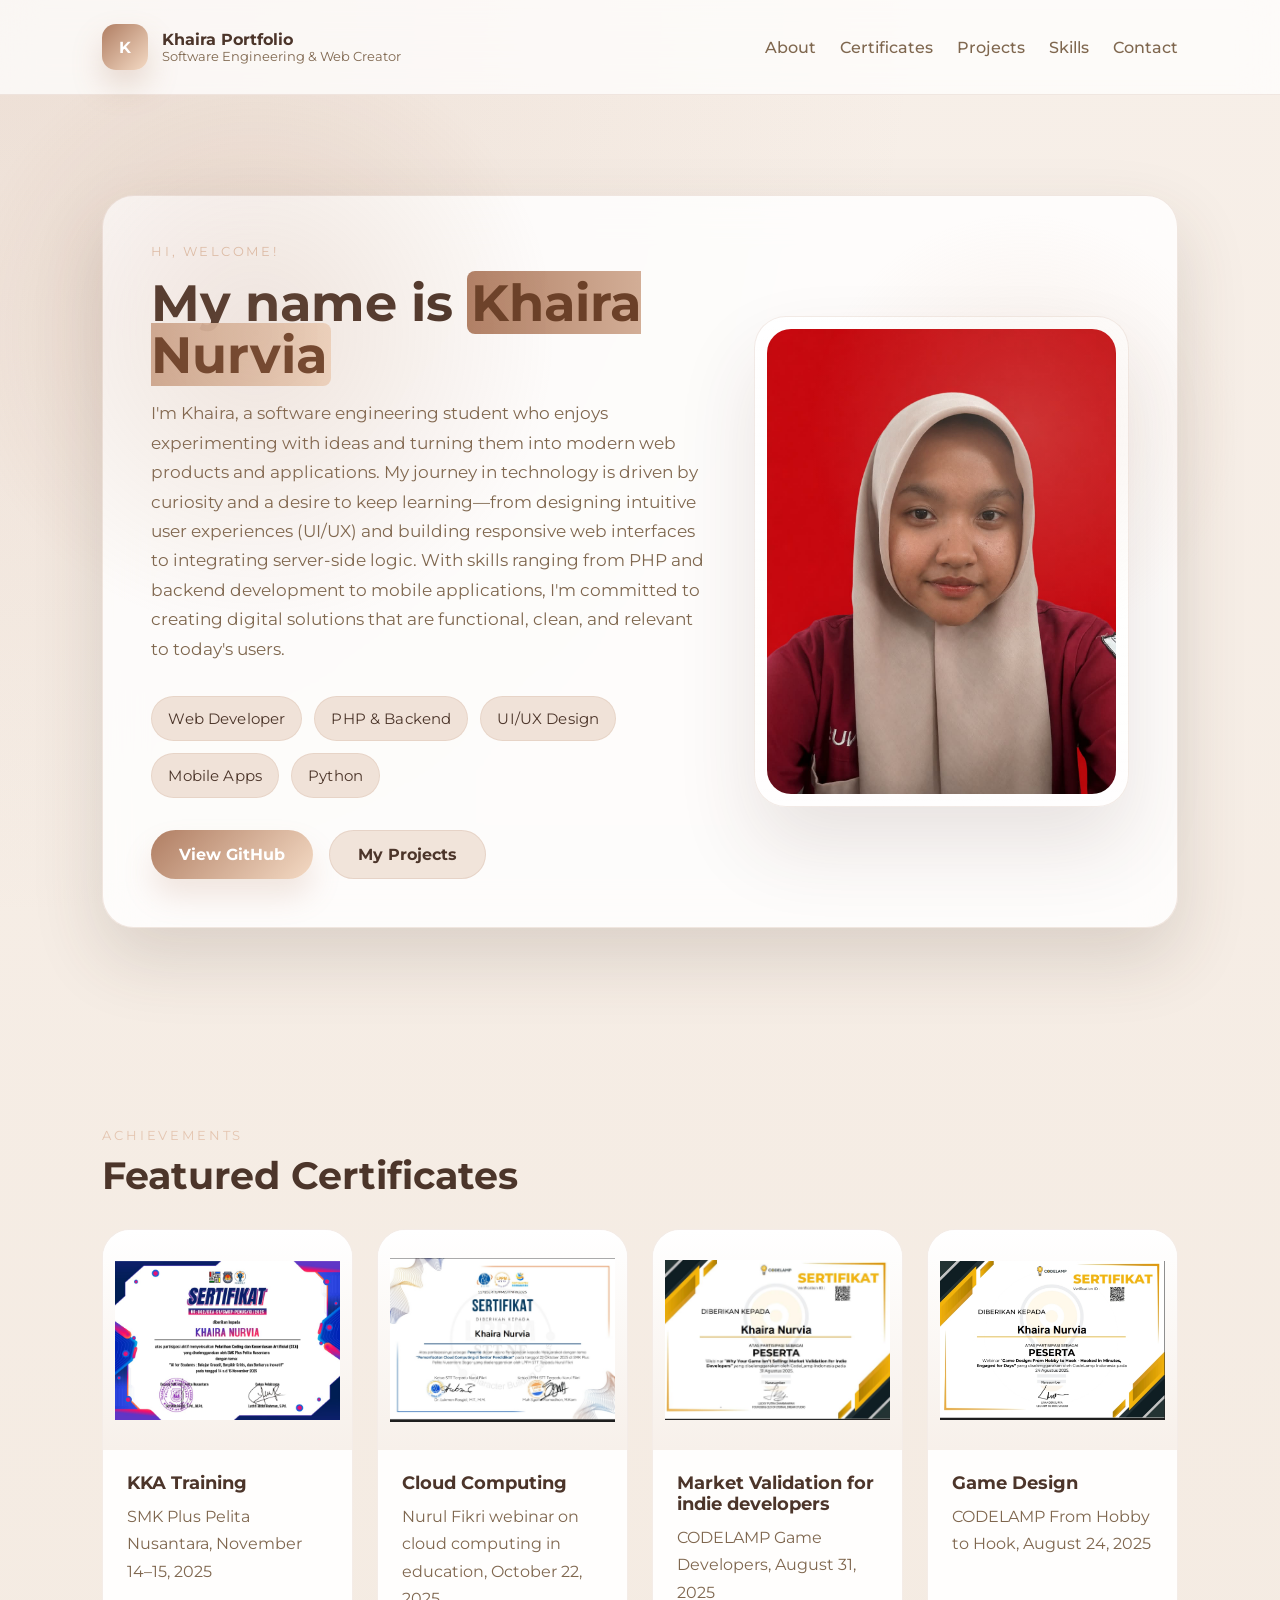
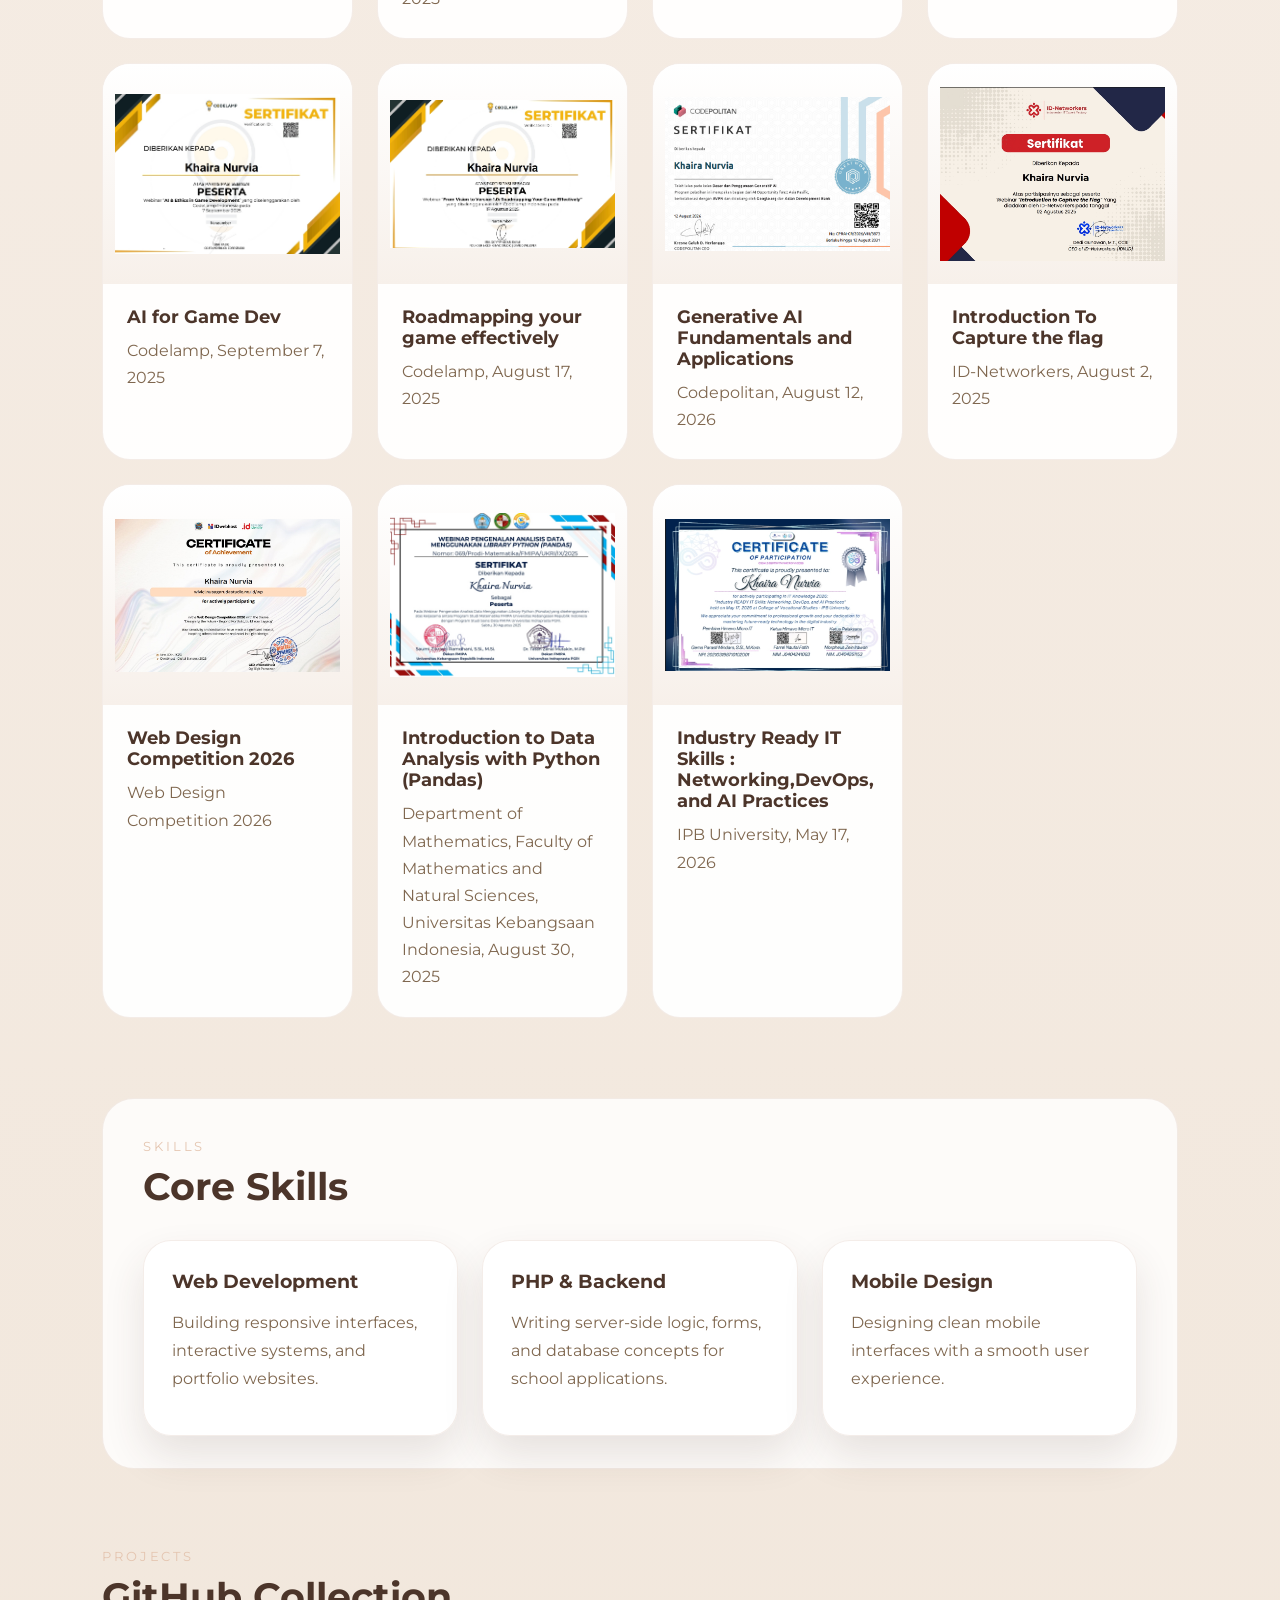
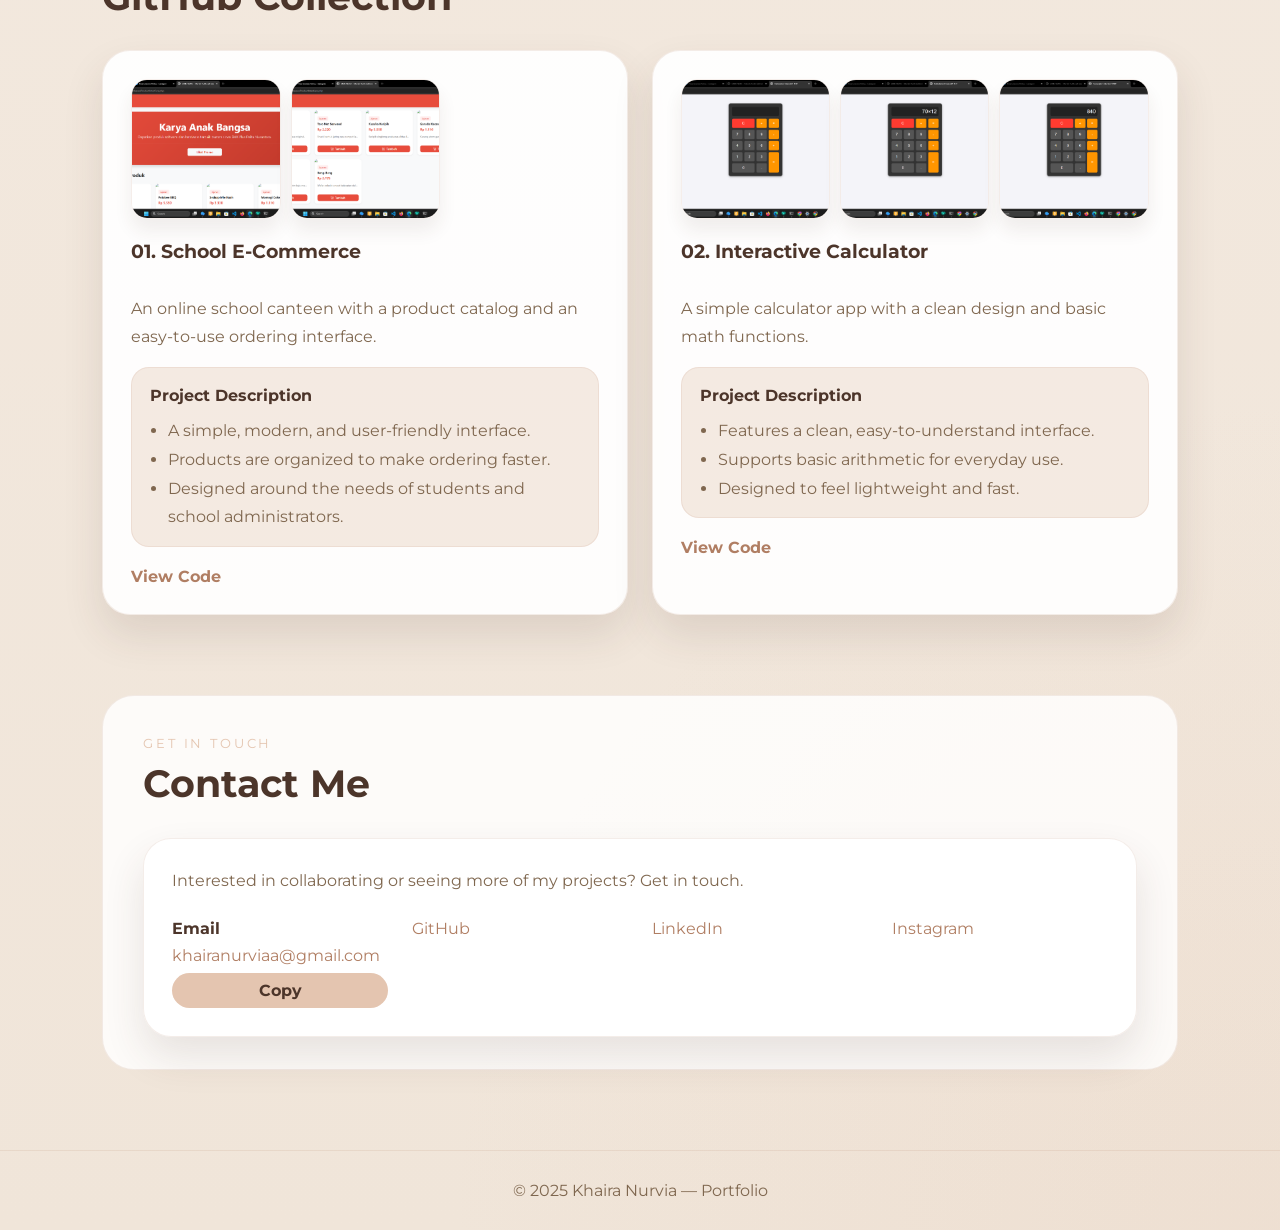
<file: index.html>
<!DOCTYPE html>
<html lang="en">
<head>
    <meta charset="UTF-8">
    <meta name="viewport" content="width=device-width, initial-scale=1.0">
    <title>Khaira Nurvia's Portfolio</title>
    <link rel="stylesheet" href="via.css">
    <link href="https://fonts.googleapis.com/css2?family=Montserrat:wght@300;500;700&display=swap" rel="stylesheet">
</head>
<body>
    <div class="page-shell">
        <nav class="navbar">
            <div class="brand">
                <span class="brand-mark">K</span>
                <div>
                    <div class="logo">Khaira Portfolio</div>
                    <div class="subtitle">Software Engineering &amp; Web Creator</div>
                </div>
            </div>
            <div class="menu">
                <a href="#about">About</a>
                <a href="#sertif">Certificates</a>
                <a href="#karya">Projects</a>
                <a href="#keahlian">Skills</a>
                <a href="#kontak">Contact</a>
            </div>
        </nav>

        <header class="hero-section" id="about">
            <div class="hero-card animate-in">
                <div class="hero-copy">
                    <p class="eyebrow">Hi, Welcome!</p>
                    <h1>My name is <span class="name-highlight">Khaira Nurvia</span></h1>
                    <p class="hero-description">I'm Khaira, a software engineering student who enjoys experimenting with ideas and turning them into modern web products and applications. My journey in technology is driven by curiosity and a desire to keep learning—from designing intuitive user experiences (UI/UX) and building responsive web interfaces to integrating server-side logic.

With skills ranging from PHP and backend development to mobile applications, I'm committed to creating digital solutions that are functional, clean, and relevant to today's users.</p>
                    <div class="hero-badges">
                        <span>Web Developer</span>
                        <span>PHP &amp; Backend</span>
                        <span>UI/UX Design</span>
                        <span>Mobile Apps </span>
                        <span>Python</span>
                       
                    </div>
                    <div class="hero-actions">
                        <a href="https://github.com/viaviaaa" target="_blank" rel="noopener noreferrer" class="button primary">View GitHub</a>
                        <a href="#karya" class="button secondary">My Projects</a>
                    </div>
                </div>
                <div class="hero-visual">
                    <div class="photo-frame">
                        <img src="pii.jpeg" alt="Photo of Khaira Nurvia">
                    </div>
                </div>
            </div>
            <div class="hero-glow"></div>
        </header>

        <main>
            <section class="section-container animate-in" id="sertif">
                <div class="section-header">
                    <span class="section-label">Achievements</span>
                    <h2>Featured Certificates</h2>
                </div>
                <div class="sertif-grid">
                    <article class="item-sertif card animate-in">
                        <img src="kka.jpeg" alt="KKA Certificate">
                        <div class="card-copy">
                            <h3>KKA Training</h3>
                            <p>SMK Plus Pelita Nusantara, November 14–15, 2025</p>
                        </div>
                    </article>
                    <article class="item-sertif card">
                        <img src="NURULFIKRI.jpeg" alt="Nurul Fikri">
                        <div class="card-copy">
                            <h3>Cloud Computing</h3>
                            <p>Nurul Fikri webinar on cloud computing in education, October 22, 2025</p>
                        </div>
                    </article>
                    <article class="item-sertif card">
                        <img src="codelampwhy.jpeg" alt="Why AI Certificate">
                        <div class="card-copy">
                            <h3>Market Validation for indie developers</h3>
                            <p>CODELAMP Game Developers, August 31, 2025</p>
                        </div>
                    </article>
                    <article class="item-sertif card">
                        <img src="codelamp.jpeg" alt="Game Design Certificate">
                        <div class="card-copy">
                            <h3>Game Design</h3>
                            <p>CODELAMP From Hobby to Hook, August 24, 2025</p>
                        </div>
                    </article>
                    <article class="item-sertif card">
                        <img src="codelampai.jpeg" alt="AI for Game Developers Certificate">
                        <div class="card-copy">
                            <h3>AI for Game Dev</h3>
                            <p>Codelamp, September 7, 2025</p>
                        </div>
                    </article>
                    <article class="item-sertif card">
                        <img src="codelampgameeffectivetly.png" alt="Certificate 6">
                        <div class="card-copy">
                            <h3>Roadmapping your game effectively</h3>
                            <p>Codelamp, August 17, 2025</p>
                        </div>
                    </article>
                    <article class="item-sertif card cert-fix">
                        <img src="codepolitan.png" alt="Certificate 7">
                        <div class="card-copy">
                            <h3>Generative AI Fundamentals and Applications</h3>
                            <p>Codepolitan, August 12, 2026</p>
                        </div>
                    </article>
                    <article class="item-sertif card">
                        <img src="intoduction.png" alt="Certificate 8">
                        <div class="card-copy">
                            <h3>Introduction To Capture the flag</h3>
                            <p>ID-Networkers, August 2, 2025</p>
                        </div>
                    </article>
                    <article class="item-sertif card">
                        <img src="wordprees.png" alt="Certificate 9">
                        <div class="card-copy">
                            <h3>Web Design Competition 2026</h3>
                            <p>Web Design Competition 2026</p>
                        </div>
                    </article>
                    <article class="item-sertif card">
                        <img src="webinaranalisisdata.jpeg" alt="Certificate 10">
                        <div class="card-copy">
                            <h3>Introduction to Data Analysis with Python (Pandas)</h3>
                            <p>Department of Mathematics, Faculty of Mathematics and Natural Sciences, Universitas Kebangsaan Indonesia, August 30, 2025</p>
                        </div>
                    </article>
                    <article class="item-sertif card">
                        <img src="IPb.png" alt="Certificate 11">
                        <div class="card-copy">
                            <h3>Industry Ready IT Skills : Networking,DevOps, and AI Practices </h3>
                            <p>IPB University, May 17, 2026</p>
                        </div>
                    </article>
                </div>
            </section>

            <section class="section-container section-alt" id="keahlian">
                <div class="section-header">
                    <span class="section-label">Skills</span>
                    <h2>Core Skills</h2>
                </div>
                <div class="keahlian-list">
                    <article class="keahlian card interactive-card" data-detail="HTML, CSS, JavaScript, and responsive design keep interfaces looking polished on every device.">
                        <h3>Web Development</h3>
                        <p>Building responsive interfaces, interactive systems, and portfolio websites.</p>
                        <p class="detail-text">HTML, CSS, JavaScript, and responsive design keep interfaces looking polished on every device.</p>
                    </article>
                    <article class="keahlian card interactive-card" data-detail="Implementing basic backend logic for forms, login features, and calculations in school applications.">
                        <h3>PHP &amp; Backend</h3>
                        <p>Writing server-side logic, forms, and database concepts for school applications.</p>
                        <p class="detail-text">Implementing basic backend logic for forms, login features, and calculations in school applications.</p>
                    </article>
                    <article class="keahlian card interactive-card" data-detail="Mobile designs focused on soft colors, easy navigation, and intuitive layouts for first-time users.">
                        <h3>Mobile Design</h3>
                        <p>Designing clean mobile interfaces with a smooth user experience.</p>
                        <p class="detail-text">Mobile designs focused on soft colors, easy navigation, and intuitive layouts for first-time users.</p>
                    </article>
                </div>
            </section>

            <section class="section-container" id="karya">
                <div class="section-header">
                    <span class="section-label">Projects</span>
                    <h2>GitHub Collection</h2>
                </div>
                <div class="proyek-grid">
                    <article class="kartu-proyek card animate-in">
                        <div class="project-gallery">
                            <img src="ecommerce1.png" alt="School e-commerce interface 1">
                            <img src="ecommerce2.png" alt="School e-commerce interface 2">
                        </div>
                        <div class="project-body">
                            <h3>01. School E-Commerce</h3>
                            <p>An online school canteen with a product catalog and an easy-to-use ordering interface.</p>
                            <div class="project-description">
                                <h4>Project Description</h4>
                                <ul>
                                    <li>A simple, modern, and user-friendly interface.</li>
                                    <li>Products are organized to make ordering faster.</li>
                                    <li>Designed around the needs of students and school administrators.</li>
                                </ul>
                            </div>
                            <a href="https://github.com/viaviaaa/E-COMMERCEPBO" target="_blank" class="link-btn">View Code</a>
                        </div>
                    </article>

                    <article class="kartu-proyek card animate-in">
                        <div class="project-gallery">
                            <img src="kalkulator1.png" alt="Interactive calculator interface 1">
                            <img src="kalkulator2.png" alt="Interactive calculator interface 2">
                            <img src="kalkulator3.png" alt="Interactive calculator interface 3">
                        </div>
                        <div class="project-body">
                            <h3>02. Interactive Calculator</h3>
                            <p>A simple calculator app with a clean design and basic math functions.</p>
                            <div class="project-description">
                                <h4>Project Description</h4>
                                <ul>
                                    <li>Features a clean, easy-to-understand interface.</li>
                                    <li>Supports basic arithmetic for everyday use.</li>
                                    <li>Designed to feel lightweight and fast.</li>
                                </ul>
                            </div>
                            <a href="https://github.com/viaviaaa/kalkulator.git" target="_blank" class="link-btn">View Code</a>
                        </div>
                    </article>
                </div>
            </section>

            <section class="section-container section-alt contact-section" id="kontak">
                <div class="section-header">
                    <span class="section-label">Get in Touch</span>
                    <h2>Contact Me</h2>
                </div>
                <div class="contact-card card">
                    <p>Interested in collaborating or seeing more of my projects? Get in touch.</p>
                    <div class="contact-grid">
                        <div>
                            <strong>Email</strong>
                            <div class="contact-copy">
                                <a href="mailto:khairanurviaa@gmail.com" id="email-link">khairanurviaa@gmail.com</a>
                                <button type="button" class="copy-btn" data-copy="khairanurviaa@gmail.com" aria-label="Copy email address">Copy</button>
                            </div>
                        </div>
                        <div>
                            <a href="https://github.com/viaviaaa" target="_blank" rel="noopener noreferrer">GitHub</a>
                        </div>
                        <div>
                            <a href="https://www.linkedin.com/in/khaira-nurvia-450806405?utm_source=share_via&amp;utm_content=profile&amp;utm_medium=member_android" target="_blank" rel="noopener noreferrer">LinkedIn</a>
                        </div>
                        <div>
                            <a href="https://www.instagram.com/khaiinrviaa/" target="_blank" rel="noopener noreferrer">Instagram</a>
                        </div>
                    </div>
                    <div class="toast" id="toast" role="status" aria-live="polite">Text copied successfully!</div>
                </div>
            </section>
        </main>
        <button class="scroll-top" id="scrollTopBtn" aria-label="Scroll to top">↑</button>

        <footer>
            <p>© 2025 Khaira Nurvia — Portfolio</p>
        </footer>
    </div>

    <script src="via.js"></script>
</body>
</html>
</file>
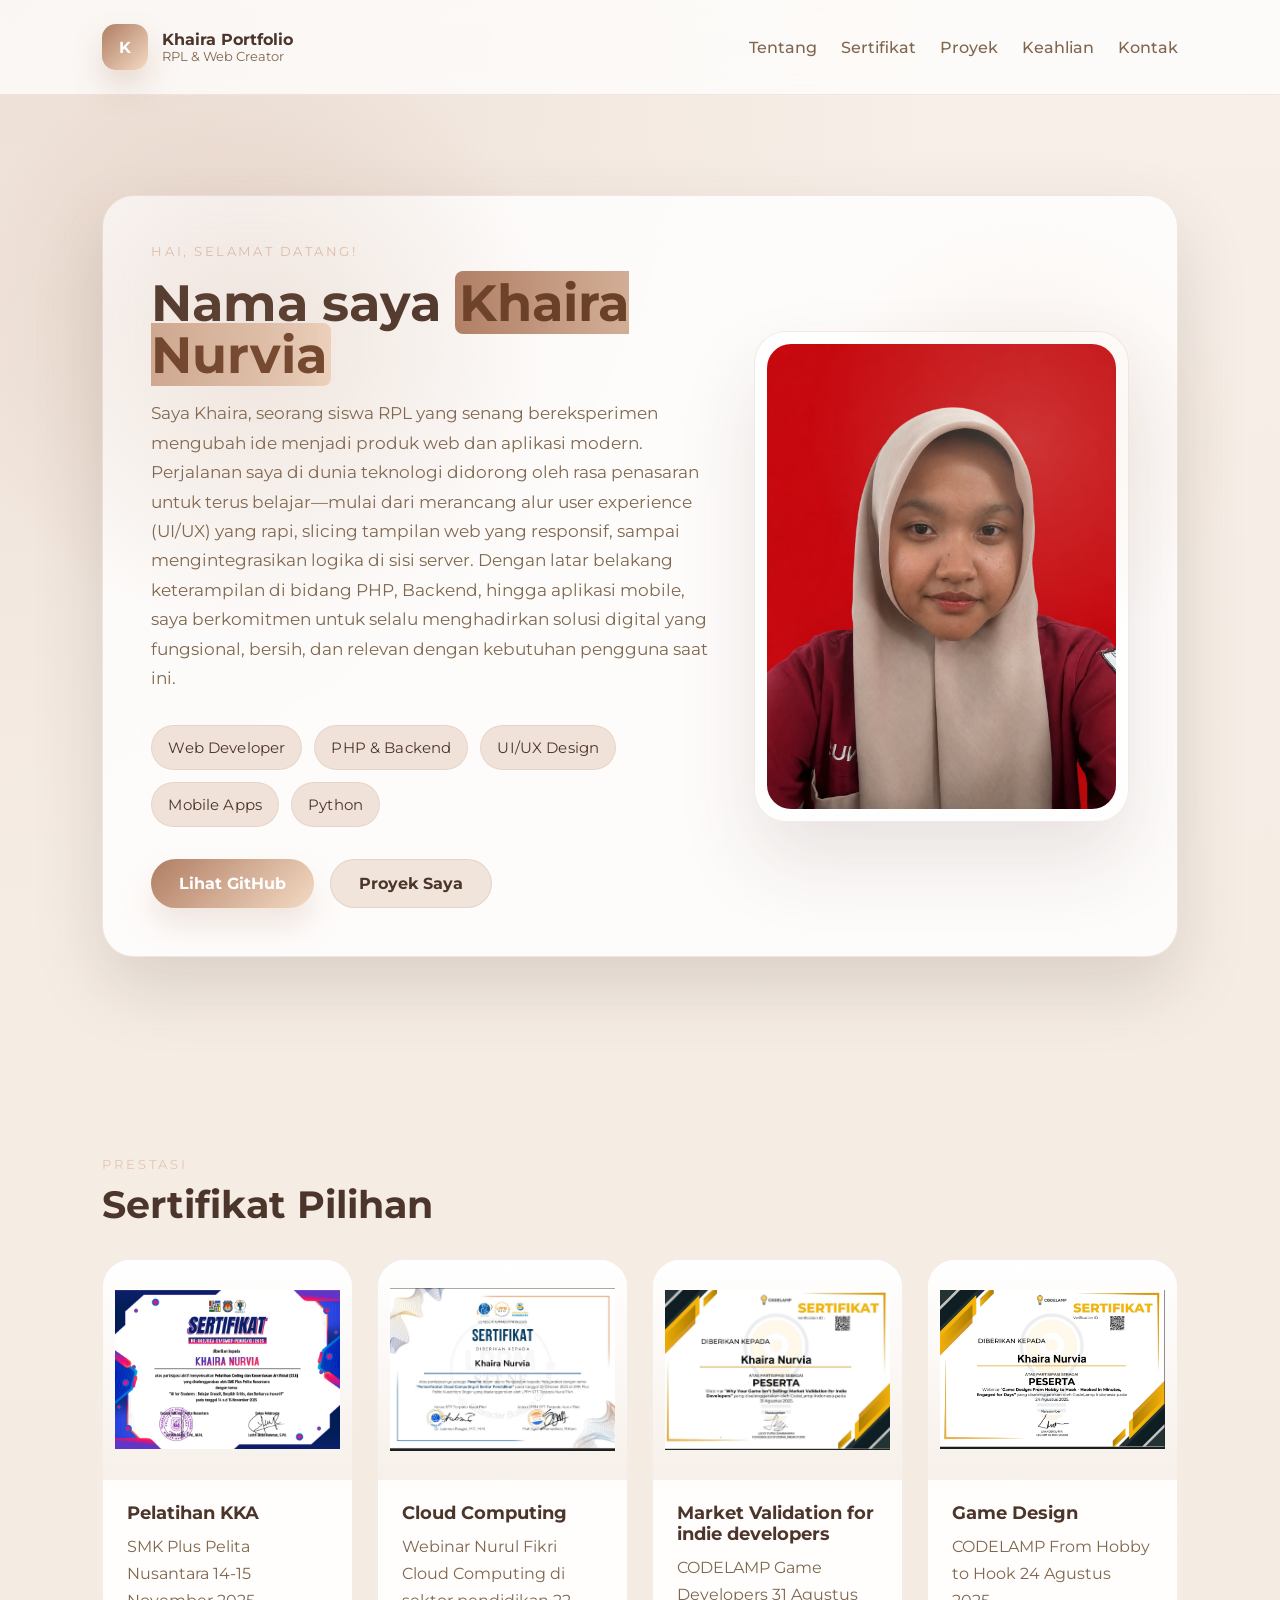
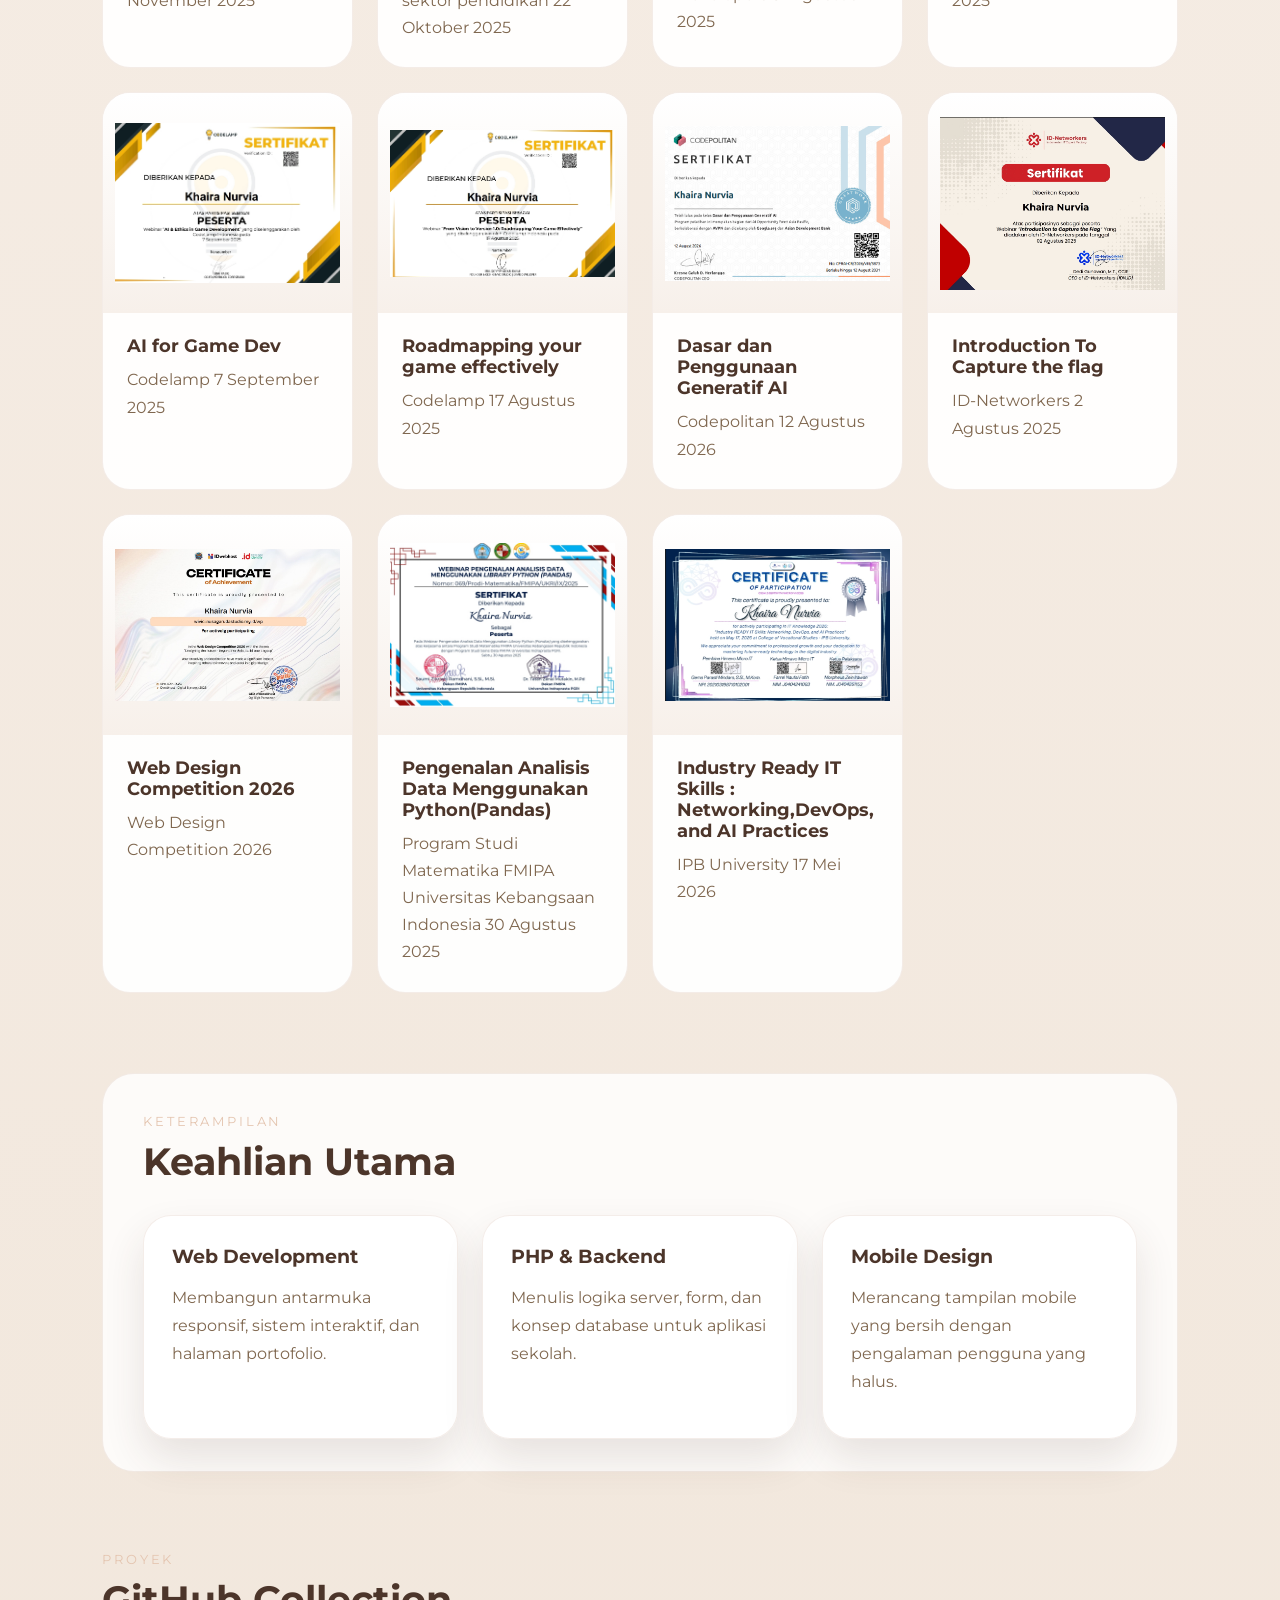
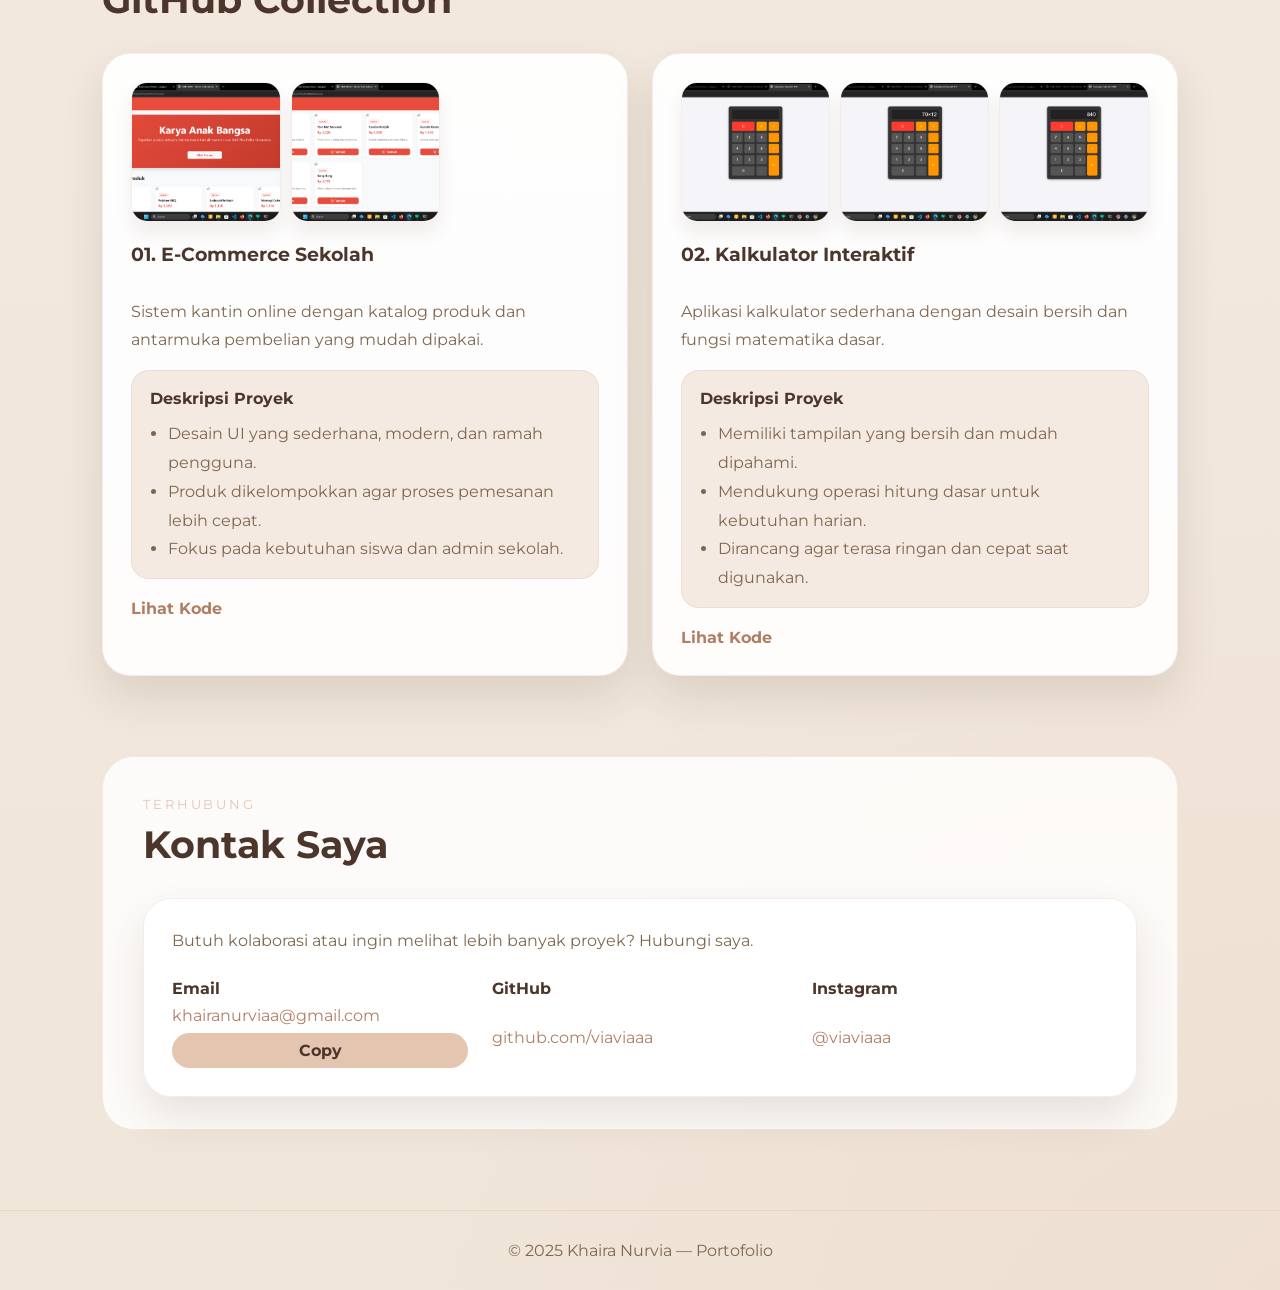
<file: via.html>
<!DOCTYPE html>
<html lang="id">
<head>
    <meta charset="UTF-8">
    <meta name="viewport" content="width=device-width, initial-scale=1.0">
    <title>Portofolio Khaira Nurvia</title>
    <link rel="stylesheet" href="via.css">
    <link href="https://fonts.googleapis.com/css2?family=Montserrat:wght@300;500;700&display=swap" rel="stylesheet">
</head>
<body>
    <div class="page-shell">
        <nav class="navbar">
            <div class="brand">
                <span class="brand-mark">K</span>
                <div>
                    <div class="logo">Khaira Portfolio</div>
                    <div class="subtitle">RPL &amp; Web Creator</div>
                </div>
            </div>
            <div class="menu">
                <a href="#about">Tentang</a>
                <a href="#sertif">Sertifikat</a>
                <a href="#karya">Proyek</a>
                <a href="#keahlian">Keahlian</a>
                <a href="#kontak">Kontak</a>
            </div>
        </nav>

        <header class="hero-section" id="about">
            <div class="hero-card animate-in">
                <div class="hero-copy">
                    <p class="eyebrow">Hai, Selamat Datang!</p>
                    <h1>Nama saya <span class="name-highlight">Khaira Nurvia</span></h1>
                    <p class="hero-description">Saya Khaira, seorang siswa RPL yang senang bereksperimen mengubah ide menjadi produk web dan aplikasi modern. Perjalanan saya di dunia teknologi didorong oleh rasa penasaran untuk terus belajar—mulai dari merancang alur user experience (UI/UX) yang rapi, slicing tampilan web yang responsif, sampai mengintegrasikan logika di sisi server.

Dengan latar belakang keterampilan di bidang PHP, Backend, hingga aplikasi mobile, saya berkomitmen untuk selalu menghadirkan solusi digital yang fungsional, bersih, dan relevan dengan kebutuhan pengguna saat ini.</p>
                    <div class="hero-badges">
                        <span>Web Developer</span>
                        <span>PHP &amp; Backend</span>
                        <span>UI/UX Design</span>
                        <span>Mobile Apps </span>
                        <span>Python</span>
                       
                    </div>
                    <div class="hero-actions">
                        <a href="https://github.com/viaviaaa" target="_blank" class="button primary">Lihat GitHub</a>
                        <a href="#karya" class="button secondary">Proyek Saya</a>
                    </div>
                </div>
                <div class="hero-visual">
                    <div class="photo-frame">
                        <img src="pii.jpeg" alt="Foto Khaira Nurvia">
                    </div>
                </div>
            </div>
            <div class="hero-glow"></div>
        </header>

        <main>
            <section class="section-container animate-in" id="sertif">
                <div class="section-header">
                    <span class="section-label">Prestasi</span>
                    <h2>Sertifikat Pilihan</h2>
                </div>
                <div class="sertif-grid">
                    <article class="item-sertif card animate-in">
                        <img src="kka.jpeg" alt="Sertifikat KKA">
                        <div class="card-copy">
                            <h3>Pelatihan KKA</h3>
                            <p>SMK Plus Pelita Nusantara 14-15 November 2025</p>
                        </div>
                    </article>
                    <article class="item-sertif card">
                        <img src="NURULFIKRI.jpeg" alt="Nurul Fikri">
                        <div class="card-copy">
                            <h3>Cloud Computing</h3>
                            <p>Webinar Nurul Fikri Cloud Computing di sektor pendidikan 22 Oktober 2025</p>
                        </div>
                    </article>
                    <article class="item-sertif card">
                        <img src="codelampwhy.jpeg" alt="Sertifikat Why AI">
                        <div class="card-copy">
                            <h3>Market Validation for indie developers</h3>
                            <p>CODELAMP Game Developers 31 Agustus 2025</p>
                        </div>
                    </article>
                    <article class="item-sertif card">
                        <img src="codelamp.jpeg" alt="Sertifikat Game Design">
                        <div class="card-copy">
                            <h3>Game Design</h3>
                            <p>CODELAMP From Hobby to Hook 24 Agustus 2025</p>
                        </div>
                    </article>
                    <article class="item-sertif card">
                        <img src="codelampai.jpeg" alt="Sertifikat AI for Game Developers">
                        <div class="card-copy">
                            <h3>AI for Game Dev</h3>
                            <p>Codelamp 7 September 2025</p>
                        </div>
                    </article>
                    <article class="item-sertif card">
                        <img src="codelampgameeffectivetly.png" alt="Sertifikat 6">
                        <div class="card-copy">
                            <h3>Roadmapping your game effectively</h3>
                            <p>Codelamp 17 Agustus 2025 </p>
                        </div>
                    </article>
                    <article class="item-sertif card cert-fix">
                        <img src="codepolitan.png" alt="Sertifikat 7">
                        <div class="card-copy">
                            <h3>Dasar dan Penggunaan Generatif AI </h3>
                            <p>Codepolitan 12 Agustus 2026</p>
                        </div>
                    </article>
                    <article class="item-sertif card">
                        <img src="intoduction.png" alt="Sertifikat 8">
                        <div class="card-copy">
                            <h3>Introduction To Capture the flag</h3>
                            <p>ID-Networkers 2 Agustus 2025 </p>
                        </div>
                    </article>
                    <article class="item-sertif card">
                        <img src="wordprees.png" alt="Sertifikat 9">
                        <div class="card-copy">
                            <h3>Web Design Competition 2026</h3>
                            <p>Web Design Competition 2026</p>
                        </div>
                    </article>
                    <article class="item-sertif card">
                        <img src="webinaranalisisdata.jpeg" alt="Sertifikat 10">
                        <div class="card-copy">
                            <h3>Pengenalan Analisis Data Menggunakan Python(Pandas)</h3>
                            <p>Program Studi Matematika FMIPA Universitas Kebangsaan Indonesia 30 Agustus 2025</p>
                        </div>
                    </article>
                    <article class="item-sertif card">
                        <img src="IPb.png" alt="Sertifikat 11">
                        <div class="card-copy">
                            <h3>Industry Ready IT Skills : Networking,DevOps, and AI Practices </h3>
                            <p>IPB University 17 Mei 2026</p>
                        </div>
                    </article>
                </div>
            </section>

            <section class="section-container section-alt" id="keahlian">
                <div class="section-header">
                    <span class="section-label">Keterampilan</span>
                    <h2>Keahlian Utama</h2>
                </div>
                <div class="keahlian-list">
                    <article class="keahlian card interactive-card" data-detail="HTML, CSS, JavaScript, dan responsive design menjaga tampilan tetap rapi di semua perangkat.">
                        <h3>Web Development</h3>
                        <p>Membangun antarmuka responsif, sistem interaktif, dan halaman portofolio.</p>
                        <p class="detail-text">HTML, CSS, JavaScript, dan responsive design menjaga tampilan tetap rapi di semua perangkat.</p>
                    </article>
                    <article class="keahlian card interactive-card" data-detail="Mengimplementasikan logika backend sederhana untuk fitur form, login, dan kalkulasi pada aplikasi sekolah.">
                        <h3>PHP &amp; Backend</h3>
                        <p>Menulis logika server, form, dan konsep database untuk aplikasi sekolah.</p>
                        <p class="detail-text">Mengimplementasikan logika backend sederhana untuk fitur form, login, dan kalkulasi pada aplikasi sekolah.</p>
                    </article>
                    <article class="keahlian card interactive-card" data-detail="Desain mobile yang fokus pada warna lembut, navigasi mudah, dan tata letak intuitif untuk pengguna pemula.">
                        <h3>Mobile Design</h3>
                        <p>Merancang tampilan mobile yang bersih dengan pengalaman pengguna yang halus.</p>
                        <p class="detail-text">Desain mobile yang fokus pada warna lembut, navigasi mudah, dan tata letak intuitif untuk pengguna pemula.</p>
                    </article>
                </div>
            </section>

            <section class="section-container" id="karya">
                <div class="section-header">
                    <span class="section-label">Proyek</span>
                    <h2>GitHub Collection</h2>
                </div>
                <div class="proyek-grid">
                    <article class="kartu-proyek card animate-in">
                        <div class="project-gallery">
                            <img src="ecommerce1.png" alt="Tampilan e-commerce sekolah 1">
                            <img src="ecommerce2.png" alt="Tampilan e-commerce sekolah 2">
                        </div>
                        <div class="project-body">
                            <h3>01. E-Commerce Sekolah</h3>
                            <p>Sistem kantin online dengan katalog produk dan antarmuka pembelian yang mudah dipakai.</p>
                            <div class="project-description">
                                <h4>Deskripsi Proyek</h4>
                                <ul>
                                    <li>Desain UI yang sederhana, modern, dan ramah pengguna.</li>
                                    <li>Produk dikelompokkan agar proses pemesanan lebih cepat.</li>
                                    <li>Fokus pada kebutuhan siswa dan admin sekolah.</li>
                                </ul>
                            </div>
                            <a href="https://github.com/viaviaaa/E-COMMERCEPBO" target="_blank" class="link-btn">Lihat Kode</a>
                        </div>
                    </article>

                    <article class="kartu-proyek card animate-in">
                        <div class="project-gallery">
                            <img src="kalkulator1.png" alt="Tampilan kalkulator interaktif 1">
                            <img src="kalkulator2.png" alt="Tampilan kalkulator interaktif 2">
                            <img src="kalkulator3.png" alt="Tampilan kalkulator interaktif 3">
                        </div>
                        <div class="project-body">
                            <h3>02. Kalkulator Interaktif</h3>
                            <p>Aplikasi kalkulator sederhana dengan desain bersih dan fungsi matematika dasar.</p>
                            <div class="project-description">
                                <h4>Deskripsi Proyek</h4>
                                <ul>
                                    <li>Memiliki tampilan yang bersih dan mudah dipahami.</li>
                                    <li>Mendukung operasi hitung dasar untuk kebutuhan harian.</li>
                                    <li>Dirancang agar terasa ringan dan cepat saat digunakan.</li>
                                </ul>
                            </div>
                            <a href="https://github.com/viaviaaa/kalkulator.git" target="_blank" class="link-btn">Lihat Kode</a>
                        </div>
                    </article>
                </div>
            </section>

            <section class="section-container section-alt contact-section" id="kontak">
                <div class="section-header">
                    <span class="section-label">Terhubung</span>
                    <h2>Kontak Saya</h2>
                </div>
                <div class="contact-card card">
                    <p>Butuh kolaborasi atau ingin melihat lebih banyak proyek? Hubungi saya.</p>
                    <div class="contact-grid">
                        <div>
                            <strong>Email</strong>
                            <div class="contact-copy">
                                <a href="mailto:khairanurviaa@gmail.com" id="email-link">khairanurviaa@gmail.com</a>
                                <button type="button" class="copy-btn" data-copy="khairanurviaa@gmail.com" aria-label="Salin email">Copy</button>
                            </div>
                        </div>
                        <div>
                            <strong>GitHub</strong>
                            <a href="https://github.com/viaviaaa" target="_blank">github.com/viaviaaa</a>
                        </div>
                        <div>
                            <strong>Instagram</strong>
                            <a href="https://www.instagram.com/viaviaaa/" target="_blank">@viaviaaa</a>
                        </div>
                    </div>
                    <div class="toast" id="toast" role="status" aria-live="polite">Teks berhasil disalin!</div>
                </div>
            </section>
        </main>
        <button class="scroll-top" id="scrollTopBtn" aria-label="Scroll to top">↑</button>

        <footer>
            <p>© 2025 Khaira Nurvia — Portofolio</p>
        </footer>
    </div>

    <script src="via.js"></script>
</body>
</html>
</file>
<file: via.css>
﻿:root {
    --bg-light: #f7efe8;
    --bg-soft: #f0e5d9;
    --accent: #b07e63;
    --accent-soft: #e4c5b0;
    --surface: rgba(255,255,255,0.92);
    --surface-strong: rgba(255,255,255,0.96);
    --text: #4c352a;
    --muted: #7f674f;
    --shadow: 0 30px 70px rgba(76, 53, 42, 0.16);
}

* {
    margin: 0;
    padding: 0;
    box-sizing: border-box;
    font-family: 'Montserrat', sans-serif;
}

html {
    scroll-behavior: smooth;
}

body {
    min-height: 100vh;
    background: radial-gradient(circle at top left, rgba(176, 126, 99, 0.14), transparent 20%),
                radial-gradient(circle at bottom right, rgba(228, 197, 176, 0.18), transparent 18%),
                linear-gradient(180deg, var(--bg-light) 0%, var(--bg-soft) 100%);
    color: var(--text);
    overflow-x: hidden;
}

img {
    display: block;
    max-width: 100%;
}

button, a {
    font: inherit;
}

.page-shell {
    position: relative;
}

.navbar {
    position: sticky;
    top: 0;
    z-index: 20;
    display: flex;
    justify-content: space-between;
    align-items: center;
    padding: 24px 8%;
    backdrop-filter: blur(18px);
    background: rgba(255,255,255,0.72);
    border-bottom: 1px solid rgba(176, 126, 99, 0.16);
}

.brand {
    display: flex;
    align-items: center;
    gap: 14px;
}

.brand-mark {
    width: 46px;
    height: 46px;
    border-radius: 14px;
    display: grid;
    place-content: center;
    background: linear-gradient(135deg, var(--accent), #f4dac4);
    font-weight: 700;
    color: white;
    box-shadow: 0 16px 30px rgba(176, 126, 99, 0.25);
}

.logo {
    font-size: 1rem;
    font-weight: 700;
}

.subtitle {
    font-size: 0.8rem;
    color: var(--muted);
}

.menu {
    display: flex;
    gap: 24px;
    flex-wrap: wrap;
}

.menu a {
    color: var(--muted);
    text-decoration: none;
    font-weight: 500;
    transition: color 0.25s ease;
}

.menu a:hover {
    color: var(--text);
}

.hero-section {
    position: relative;
    padding: 100px 8% 120px;
}

.hero-glow {
    position: absolute;
    inset: 0;
    pointer-events: none;
    background: radial-gradient(circle at 20% 25%, rgba(176,126,99,0.18), transparent 24%),
                radial-gradient(circle at 80% 35%, rgba(228,197,176,0.24), transparent 18%);
}

.hero-card {
    position: relative;
    display: grid;
    grid-template-columns: 1.2fr 0.8fr;
    gap: 40px;
    align-items: center;
    padding: 48px;
    background: rgba(255,255,255,0.82);
    border: 1px solid rgba(176, 126, 99, 0.18);
    border-radius: 32px;
    backdrop-filter: blur(20px);
    box-shadow: var(--shadow);
}

.hero-copy {
    position: relative;
    z-index: 1;
}

.eyebrow {
    text-transform: uppercase;
    letter-spacing: 0.2em;
    color: var(--accent-soft);
    font-size: 0.8rem;
    margin-bottom: 18px;
}

.hero-copy h1 {
    font-size: clamp(2.6rem, 4vw, 4.5rem);
    line-height: 1.02;
    margin-bottom: 18px;
}

.name-highlight {
    color: #6b4028;
    background: linear-gradient(90deg, rgba(176,126,99,0.98), rgba(244,218,196,0.92));
    padding: 0 0.25rem;
    border-radius: 8px;
}

.hero-description {
    font-size: 1.05rem;
    max-width: 620px;
    color: var(--muted);
    line-height: 1.75;
    margin-bottom: 32px;
}

.hero-badges {
    display: flex;
    flex-wrap: wrap;
    gap: 12px;
    margin-bottom: 32px;
}

.hero-badges span {
    display: inline-flex;
    padding: 12px 16px;
    border-radius: 999px;
    background: rgba(240, 225, 214, 0.95);
    border: 1px solid rgba(176, 126, 99, 0.14);
    color: var(--text);
    font-size: 0.95rem;
    letter-spacing: 0.01em;
}

.hero-actions {
    display: flex;
    flex-wrap: wrap;
    gap: 16px;
}

.button {
    display: inline-flex;
    align-items: center;
    justify-content: center;
    border-radius: 999px;
    padding: 14px 28px;
    text-decoration: none;
    font-weight: 700;
    transition: transform 0.25s ease, box-shadow 0.25s ease, opacity 0.25s ease;
}

.button.primary {
    background: linear-gradient(135deg, var(--accent), #f4dac4);
    color: #ffffff;
    box-shadow: 0 18px 30px rgba(176, 126, 99, 0.18);
}

.button.secondary {
    background: rgba(240, 225, 214, 0.9);
    border: 1px solid rgba(176, 126, 99, 0.16);
    color: var(--text);
}

.button:hover {
    transform: translateY(-2px);
}

.hero-visual {
    display: flex;
    justify-content: center;
}

.photo-frame {
    width: min(380px, 100%);
    padding: 12px;
    border-radius: 32px;
    background: linear-gradient(180deg, rgba(255,255,255,0.9), rgba(255,255,255,0.7));
    border: 1px solid rgba(176, 126, 99, 0.16);
    box-shadow: 0 40px 80px rgba(76, 53, 42, 0.12);
}

.photo-frame img {
    width: 100%;
    height: auto;
    border-radius: 24px;
    object-fit: cover;
}

main {
    padding: 0 8% 80px;
}

.section-container {
    margin-top: 80px;
}

.section-header {
    display: flex;
    flex-direction: column;
    gap: 12px;
    margin-bottom: 32px;
}

.section-label {
    text-transform: uppercase;
    letter-spacing: 0.22em;
    color: var(--accent-soft);
    font-size: 0.8rem;
}

.section-header h2 {
    font-size: clamp(2rem, 3vw, 2.8rem);
    line-height: 1.1;
    color: var(--text);
}

.section-alt {
    background: rgba(255,255,255,0.82);
    padding: 40px 40px 32px;
    border-radius: 32px;
    border: 1px solid rgba(176, 126, 99, 0.14);
}

.sertif-grid,
.keahlian-list,
.proyek-grid,
.contact-grid {
    display: grid;
    gap: 24px;
}

.sertif-grid {
    grid-template-columns: repeat(auto-fit, minmax(220px, 1fr));
}

.item-sertif {
    padding: 0;
    overflow: hidden;
    border-radius: 28px;
    background: rgba(255,255,255,0.92);
    border: 1px solid rgba(176, 126, 99, 0.14);
    transition: transform 0.35s ease, border-color 0.35s ease;
    min-height: 100%;
}

.item-sertif:hover {
    transform: translateY(-10px);
    border-color: rgba(176, 126, 99, 0.4);
}

.item-sertif img {
    width: 100%;
    height: 220px;
    object-fit: contain;
    background: linear-gradient(180deg, #ffffff, #f7f0ea);
    padding: 12px;
}

.card-copy {
    padding: 22px 24px 26px;
}

.card-copy h3 {
    margin-bottom: 10px;
    font-size: 1.1rem;
    color: var(--text);
}

.card-copy p {
    color: var(--muted);
    line-height: 1.7;
}

.keahlian-list {
    grid-template-columns: repeat(auto-fit, minmax(220px, 1fr));
}

.keahlian.card,
.kartu-proyek.card,
.contact-card.card {
    padding: 28px;
    border-radius: 28px;
    background: rgba(255,255,255,0.92);
    border: 1px solid rgba(176, 126, 99, 0.14);
    box-shadow: 0 20px 40px rgba(76, 53, 42, 0.12);
    transition: transform 0.3s ease, border-color 0.3s ease;
}

.keahlian.card:hover,
.kartu-proyek.card:hover,
.contact-card.card:hover {
    transform: translateY(-10px);
    border-color: rgba(176, 126, 99, 0.34);
}

.keahlian h3,
.kartu-proyek h3 {
    margin-bottom: 16px;
    font-size: 1.2rem;
}

.keahlian p,
.kartu-proyek p,
.contact-card p {
    color: var(--muted);
    line-height: 1.75;
}

.proyek-grid {
    grid-template-columns: repeat(auto-fit, minmax(320px, 1fr));
}

.kartu-proyek {
    display: flex;
    flex-direction: column;
    gap: 20px;
}

.project-gallery {
    display: grid;
    grid-template-columns: repeat(3, minmax(0, 1fr));
    gap: 10px;
}

.project-gallery img {
    width: 100%;
    height: 140px;
    object-fit: cover;
    border-radius: 16px;
    border: 1px solid rgba(176, 126, 99, 0.12);
    box-shadow: 0 12px 18px rgba(76, 53, 42, 0.08);
}

.project-body {
    display: grid;
    gap: 16px;
}

.project-description {
    background: rgba(240, 225, 214, 0.7);
    border: 1px solid rgba(176, 126, 99, 0.12);
    border-radius: 18px;
    padding: 18px 18px 14px;
}

.project-description h4 {
    margin-bottom: 12px;
    color: var(--text);
    font-size: 1rem;
}

.project-description ul {
    list-style: disc;
    padding-left: 18px;
    color: var(--muted);
    line-height: 1.8;
}

.link-btn {
    display: inline-flex;
    margin-top: 4px;
    color: var(--accent);
    text-decoration: none;
    font-weight: 700;
}

.contact-card {
    display: grid;
    gap: 24px;
}

.contact-copy {
    display: flex;
    gap: 10px;
    align-items: center;
    flex-wrap: wrap;
}

.copy-btn {
    border: none;
    background: var(--accent-soft);
    color: var(--text);
    padding: 8px 14px;
    border-radius: 999px;
    cursor: pointer;
    font-weight: 700;
    transition: transform 0.2s ease, background 0.2s ease;
}

.copy-btn:hover {
    transform: translateY(-1px);
    background: var(--accent);
    color: white;
}

.toast {
    position: absolute;
    bottom: 30px;
    left: 50%;
    transform: translateX(-50%) scale(0.96);
    padding: 12px 18px;
    background: rgba(76, 53, 42, 0.95);
    color: white;
    border-radius: 999px;
    opacity: 0;
    pointer-events: none;
    transition: opacity 0.25s ease, transform 0.25s ease;
}

.toast.visible {
    opacity: 1;
    transform: translateX(-50%) scale(1);
}

.scroll-top {
    position: fixed;
    right: 24px;
    bottom: 24px;
    width: 44px;
    height: 44px;
    border-radius: 50%;
    border: none;
    background: var(--accent);
    color: white;
    font-size: 1.2rem;
    cursor: pointer;
    box-shadow: 0 18px 30px rgba(176, 126, 99, 0.24);
    opacity: 0;
    visibility: hidden;
    transition: opacity 0.25s ease, visibility 0.25s ease, transform 0.25s ease;
}

.scroll-top.visible {
    opacity: 1;
    visibility: visible;
    transform: translateY(-2px);
}

.detail-text {
    margin-top: 14px;
    color: var(--muted);
    font-size: 0.95rem;
    opacity: 0;
    max-height: 0;
    transition: opacity 0.25s ease, max-height 0.25s ease;
}

.interactive-card:hover .detail-text {
    opacity: 1;
    max-height: 160px;
}

.contact-grid {
    grid-template-columns: repeat(auto-fit, minmax(180px, 1fr));
}

.contact-grid div {
    display: grid;
    gap: 8px;
}

.contact-grid strong {
    color: var(--text);
}

.contact-grid a {
    color: var(--accent);
    text-decoration: none;
}

footer {
    padding: 30px 8%;
    border-top: 1px solid rgba(176, 126, 99, 0.14);
    color: var(--muted);
    text-align: center;
}

@media (max-width: 980px) {
    .navbar {
        flex-wrap: wrap;
        justify-content: center;
        gap: 18px;
    }

    .menu {
        justify-content: center;
        width: 100%;
    }

    .hero-card {
        grid-template-columns: 1fr;
    }
}

@media (max-width: 720px) {
    .navbar {
        padding: 20px 6%;
    }

    .menu {
        gap: 12px 16px;
        font-size: 0.9rem;
    }

    .hero-section {
        padding: 80px 6% 90px;
    }

    .hero-card {
        padding: 28px;
        gap: 28px;
    }

    .hero-description {
        font-size: 1rem;
    }

    .hero-actions {
        flex-direction: column;
        align-items: stretch;
    }

    .button {
        width: 100%;
    }

    .hero-badges {
        justify-content: flex-start;
    }

    .section-alt {
        padding: 28px 18px 22px;
    }

    .proyek-grid {
        grid-template-columns: 1fr;
    }

    .project-gallery {
        grid-template-columns: repeat(2, minmax(0, 1fr));
    }

    main {
        padding: 0 6% 60px;
    }
}

@media (max-width: 540px) {
    .navbar {
        padding: 16px 5%;
    }

    .menu {
        display: flex;
        flex-wrap: wrap;
        gap: 8px 12px;
        justify-content: center;
    }

    .menu a {
        font-size: 0.8rem;
    }

    .hero-section {
        padding: 68px 5% 80px;
    }

    .hero-card {
        border-radius: 24px;
        padding: 18px;
    }

    .hero-copy h1 {
        font-size: clamp(2.1rem, 8vw, 3rem);
    }

    .hero-badges span {
        width: 100%;
        justify-content: center;
    }

    .project-gallery {
        grid-template-columns: 1fr;
    }

    .kartu-proyek.card,
    .contact-card.card,
    .keahlian.card {
        padding: 18px;
    }

    .project-description {
        padding: 16px 14px 12px;
    }

    .contact-grid {
        grid-template-columns: 1fr;
    }

    .toast {
        width: calc(100% - 24px);
        text-align: center;
    }
}

@media (max-width: 480px) {
    .navbar {
        padding: 14px 4%;
    }

    .brand {
        gap: 10px;
        width: 100%;
        justify-content: center;
    }

    .menu {
        gap: 8px 10px;
    }

    .menu a {
        font-size: 0.72rem;
    }

    .hero-section {
        padding-left: 4%;
        padding-right: 4%;
    }

    .hero-card {
        padding: 16px;
    }

    .section-header h2 {
        font-size: 1.7rem;
    }

    .contact-copy {
        flex-direction: column;
        align-items: flex-start;
    }

    .copy-btn {
        align-self: flex-start;
    }
}

@media (max-width: 390px) {
    .brand {
        gap: 10px;
    }

    .brand-mark {
        width: 38px;
        height: 38px;
    }

    .logo {
        font-size: 0.82rem;
    }

    .subtitle {
        font-size: 0.68rem;
    }

    .hero-copy h1 {
        font-size: 2rem;
    }

    .button {
        padding: 12px 18px;
        font-size: 0.9rem;
    }

    .menu {
        display: flex;
        flex-wrap: wrap;
        justify-content: center;
        gap: 6px 8px;
    }

    .navbar {
        justify-content: center;
        gap: 10px;
    }
}

.animate-in {
    opacity: 0;
    transform: translateY(30px);
    transition: opacity 0.8s ease, transform 0.8s ease;
}

.animate-in.visible {
    opacity: 1;
    transform: none;
}
</file>
